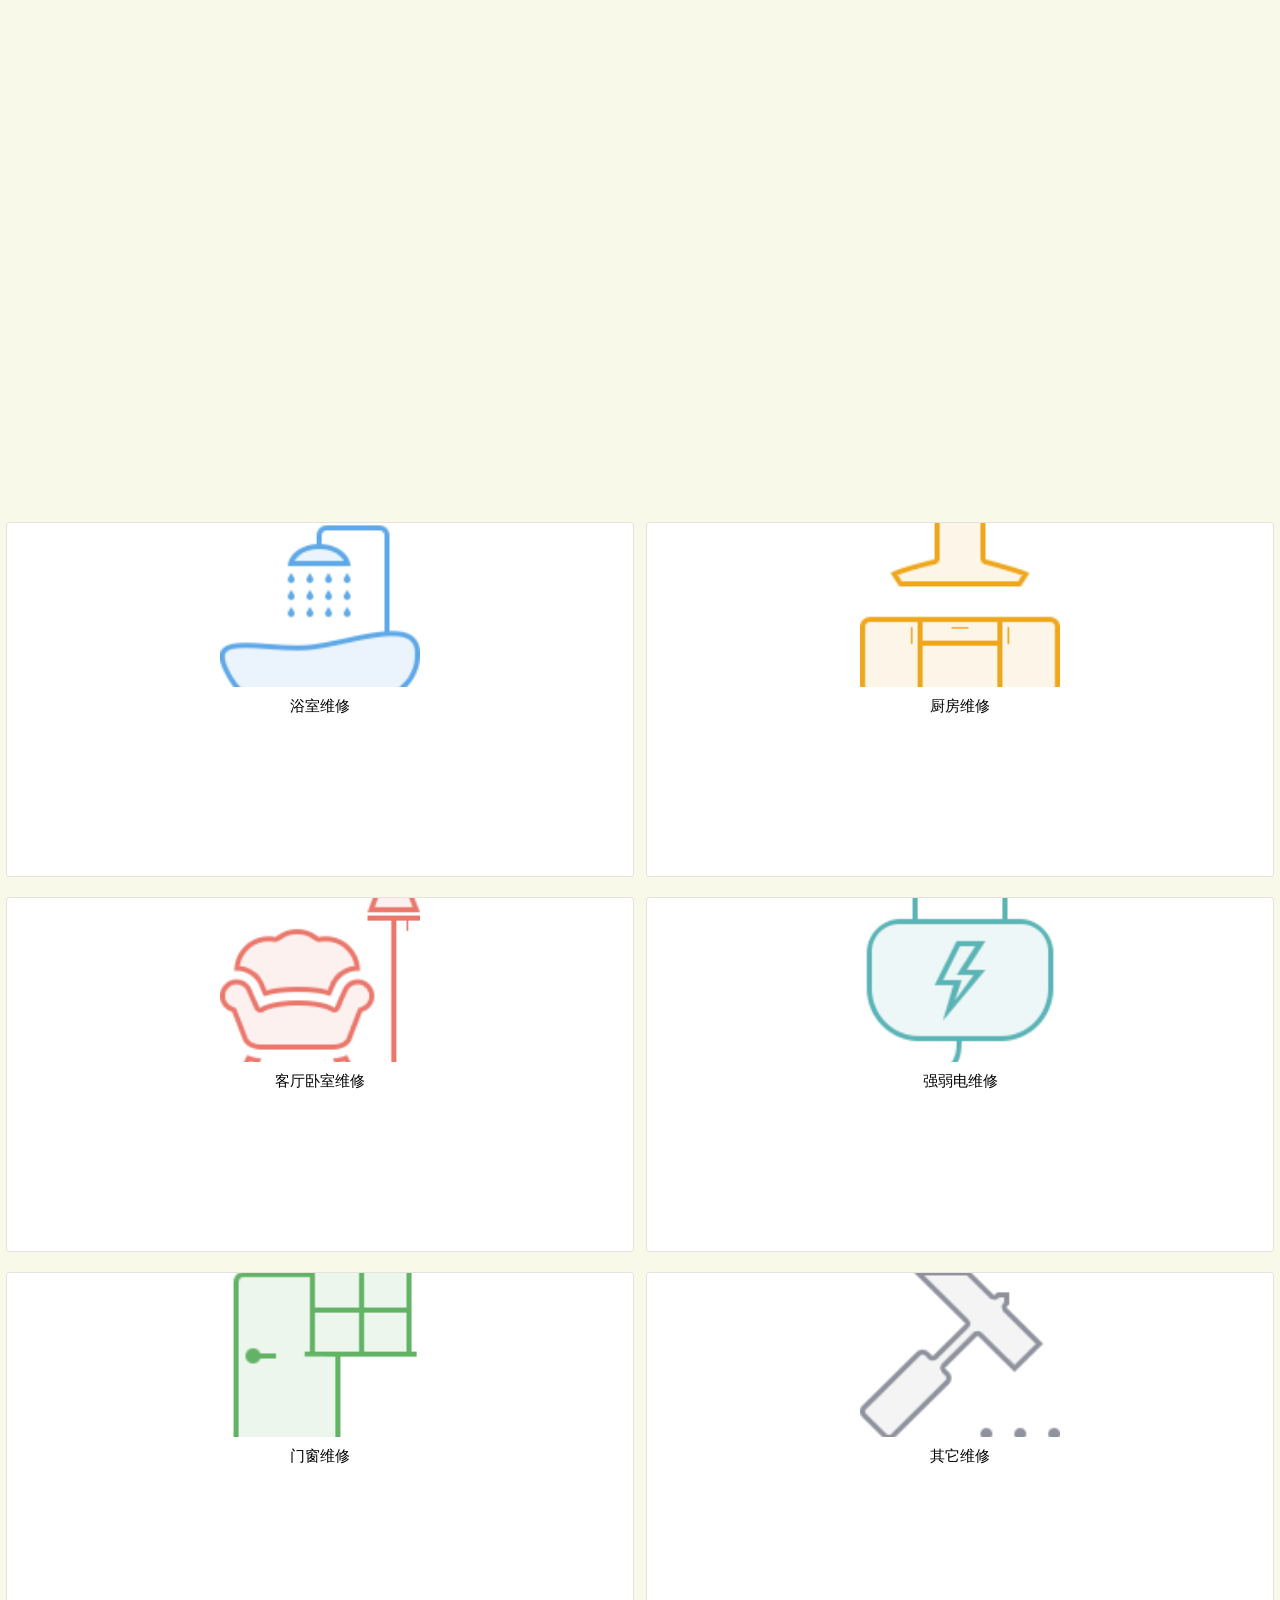
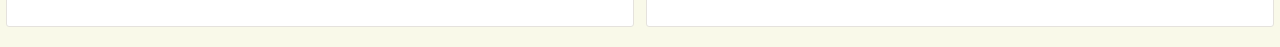
<file: repair/index.html>
<!DOCTYPE html>
<html>
	<head>    
		<meta name="viewport" content="width=device-width, initial-scale=1, maximum-scale=1, user-scalable=no"  />
	    <meta content="telephone=no" name="format-detection" />
	    <meta charset="UTF-8">
		<title>选择维修类型</title>
		<style type="text/css">
		body{
			background: #F9F9E9;
			margin: 0;
			height: auto;
		}
		.outter{
			float:left;
			background: #F9F9E9;
			width:50%;
		}
		.inner{
			background: #fff;
			border:1px solid #e5e2dd;
			border-radius: 3px;
			text-align: center;
			margin: 0px 6px;
		}
		.inner_icon{
			display: block;
			width:100%;
			padding-top: 15%;
			height:70px;
		}
		.inner-title{
			padding-top: 10px;
			font-size:15px;
			color: #000;
		}
		.icon1{background:url('images/icon_btn_yushiweixiu_03.png') no-repeat;}
		.icon2{background:url('images/icon_btn_chufangweixiu_03.png') no-repeat;}
		.icon3{background:url('images/icon_btn_ketingweixiu_03.png') no-repeat;}
		.icon4{background:url('images/icon_btn_qiangruodianweixiu_03.png') no-repeat;}
		.icon5{background:url('images/icon_btn_menchuanweixiu_03.png') no-repeat;}
		.icon6{background:url('images/icon_btn_qitaweixiu_03.png') no-repeat;}
	
		@media screen and (min-width:320px){
			.inner.half_height{height:148px}
			.outter.half_height{height:160px}
			.icon6,.icon5,.icon4,.icon3,.icon2,.icon1.bgsize{
				background-size:70px;
				background-position:50%
			}
		}
		@media screen and (min-width:480px){
			.inner.half_height{height:228px}
			.outter.half_height{height:240px}
			.icon6,.icon5,.icon4,.icon3,.icon2,.icon1.bgsize{
				background-size:100px;
				background-position:50%
			}
		}
		@media screen and (min-width:640px){
			.inner.half_height{height:308px}
			.outter.half_height{height:320px}
			.icon6,.icon5,.icon4,.icon3,.icon2,.icon1.bgsize{
				background-size:140px;
				background-position:50%
			}
		}
		@media screen and (min-width:750px){
			.inner.half_height{height:353px}
			.outter.half_height{height:375px}
			.icon6,.icon5,.icon4,.icon3,.icon2,.icon1.bgsize{
				background-size:200px;
				background-position:50%
			}
		}
		.repair_banner{
			width: 100%;
			padding-bottom:40%;
			background:url(http://7xnqht.com2.z0.glb.qiniucdn.com/FuoO77j-eYDhGNYLbMnLzmpuI6jj) no-repeat;
			background-size: 100%;
		}
		</style>
		<script>
		function gotoProject(type){
			location.href="chooseproject.html?repairType="+type;
		}
		</script>
	</head>
	<body>
			<div class="repair_banner"></div>
		<div  style="padding-top:10px">
			<div class="outter half_height">
				<div class="inner half_height" onclick="gotoProject(1)">
					<i class="inner_icon icon1 bgsize">
					</i>
					<div class="inner-title">浴室维修</div>
				</div>
			</div>
			<div class="outter half_height">
				<div class="inner half_height" onclick="gotoProject(2)">
					<i class=" inner_icon icon2 bgsize">
					</i>
					<div class="inner-title">厨房维修</div>
				</div>
			</div>
			<div class="outter half_height">
				<div class="inner half_height" onclick="gotoProject(3)">    
					<i class="inner_icon icon3 bgsize">
					</i>
					<div class="inner-title">客厅卧室维修</div>
				</div>
			</div>
			<div class="outter half_height">
				<div class="inner half_height" onclick="gotoProject(4)">
					<i class=" inner_icon icon4 bgsize">
					</i>
					<div class="inner-title">强弱电维修</div>
				</div>
			</div>
			<div class="outter half_height">
				<div class="inner half_height" onclick="gotoProject(5)">
					<i class=" inner_icon icon5 bgsize">
					</i>
					<div class="inner-title">门窗维修</div>
				</div>
			</div>
			<div class="outter half_height">
				<div class="inner half_height" onclick="gotoProject(6)">
					<i class=" inner_icon icon6 bgsize">
					</i>
					<div class="inner-title">其它维修</div>
				</div>
			</div>
		</div>
	</body>
</html>
</file>
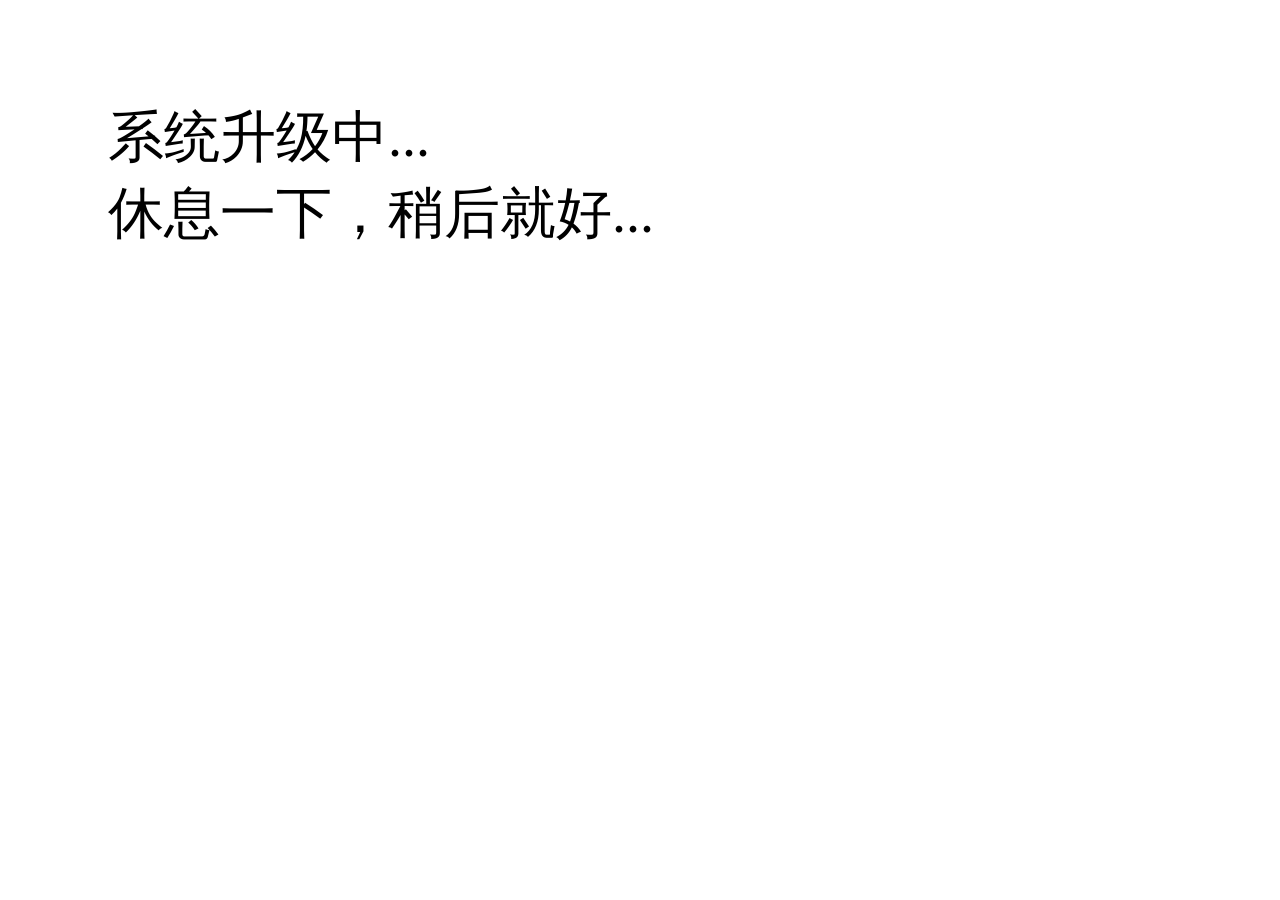
<file: bulletin.html>
<!DOCTYPE html>
<html>
<head>
<meta charset="UTF-8">
<title>公告</title>
</head>
<body>
<div style="font-size: 56px; color: black; font: bold; margin: 100px 100px;">
	系统升级中...<br>
	休息一下，稍后就好...
</div>
</body>
</html>
</file>
